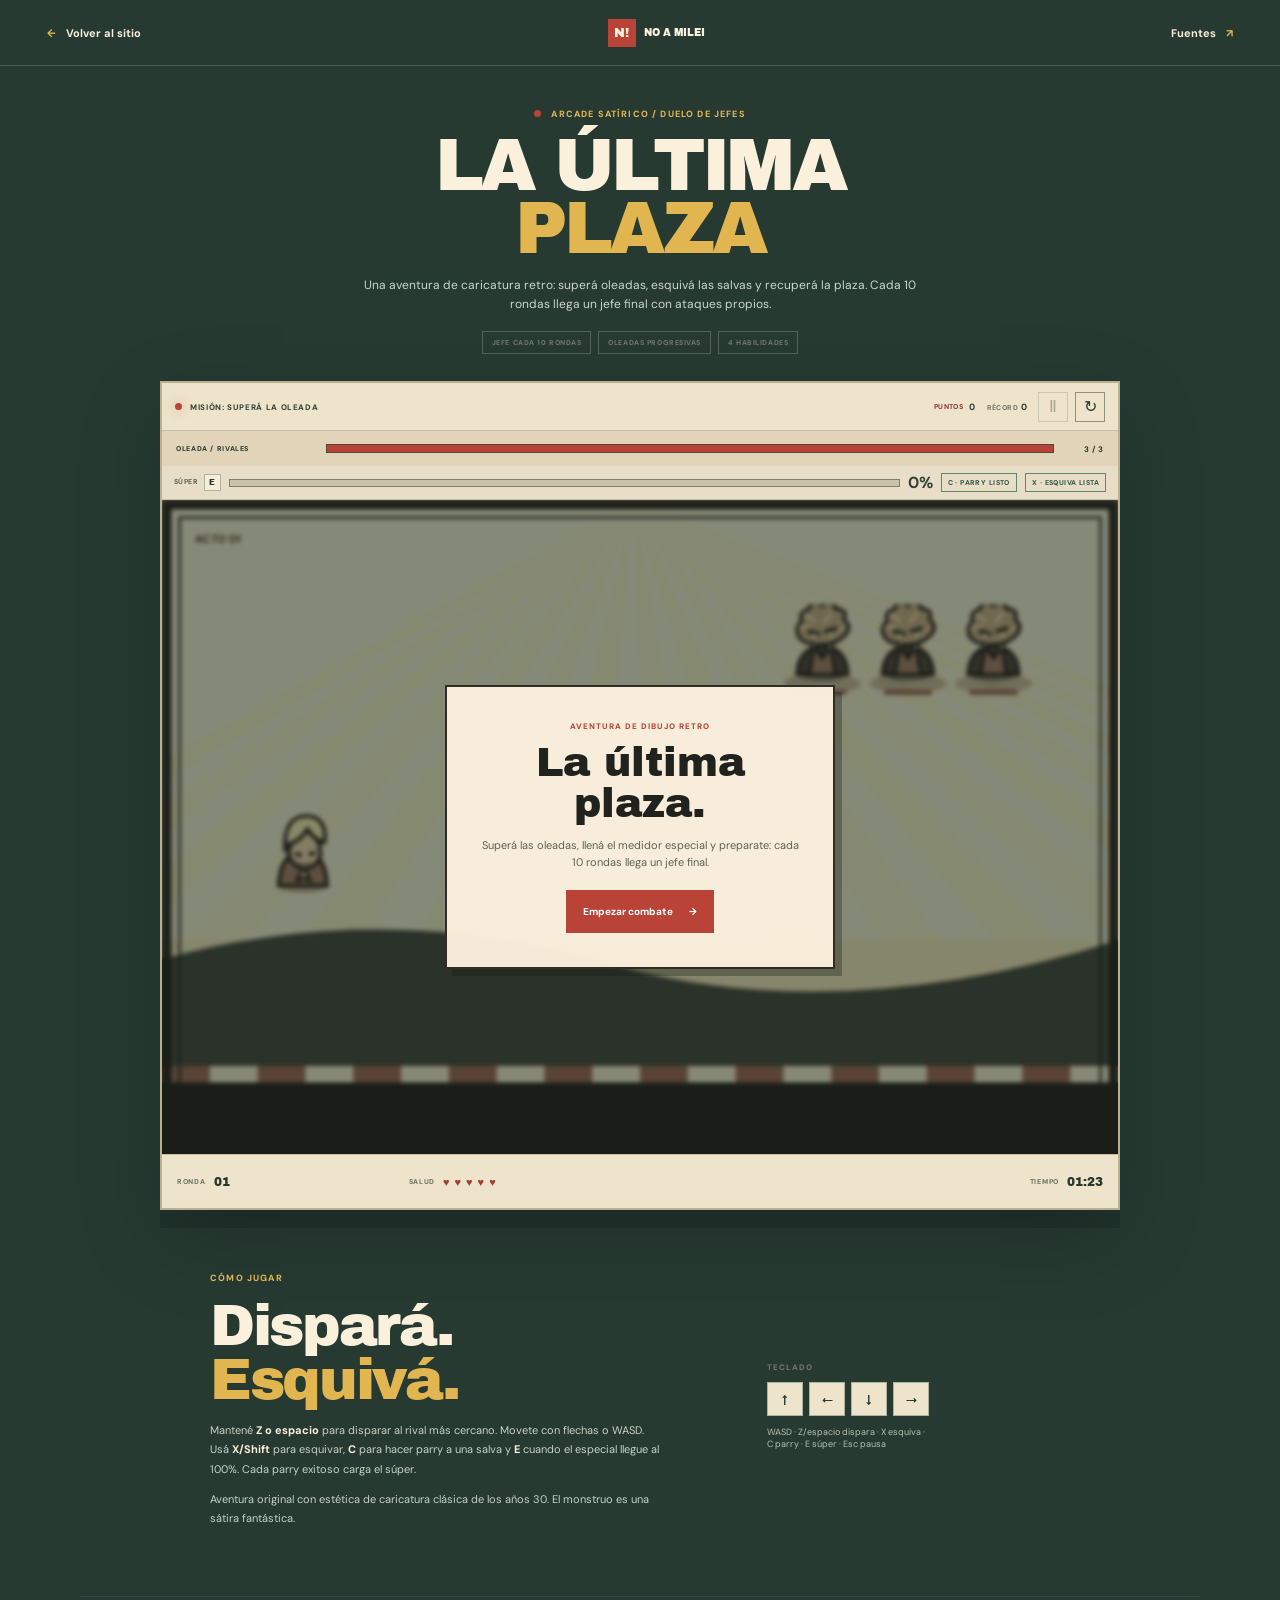
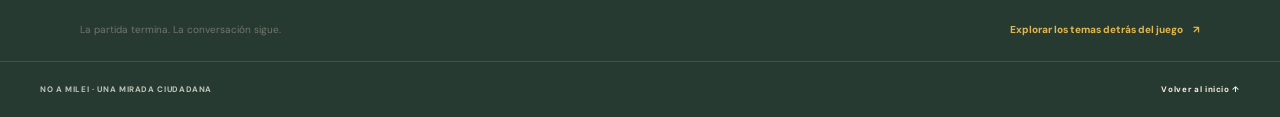
<file: nomilei/juego/index.html>
<!doctype html>
<html lang="es">
<head>
  <meta charset="utf-8">
  <meta name="viewport" content="width=device-width, initial-scale=1">
  <meta name="theme-color" content="#101a20">
  <meta name="description" content="Duelo arcade de dibujo retro: esquivá los ataques del monstruo Milei y recuperá la última plaza.">
  <title>La última plaza | Duelo de caricatura</title>
  <link rel="preconnect" href="https://fonts.googleapis.com">
  <link rel="preconnect" href="https://fonts.gstatic.com" crossorigin>
  <link href="https://fonts.googleapis.com/css2?family=Archivo+Black&family=DM+Sans:wght@400;500;700;800&display=swap" rel="stylesheet">
  <link rel="stylesheet" href="game.css">
  <script src="duel.js" defer></script>
</head>
<body>
  <header class="game-header">
    <a class="back-link" href="../index.html"><span aria-hidden="true">←</span> Volver al sitio</a>
    <a class="game-wordmark" href="index.html"><span class="brand-symbol">N!</span> NO A MILEI</a>
    <a class="source-link" href="../paginas/fuentes.html">Fuentes <span aria-hidden="true">↗</span></a>
  </header>
  <main class="game-page">
    <section class="game-intro">
      <p class="eyebrow"><span></span> Arcade satírico / duelo de jefes</p>
      <h1>LA ÚLTIMA<br><span>PLAZA</span></h1>
      <p class="intro-copy">Una aventura de caricatura retro: superá oleadas, esquivá las salvas y recuperá la plaza. Cada 10 rondas llega un jefe final con ataques propios.</p>
      <div class="game-tags"><span>JEFE CADA 10 RONDAS</span><span>OLEADAS PROGRESIVAS</span><span>4 HABILIDADES</span></div>
    </section>
    <section class="arcade" aria-label="Duelo arcade La última plaza">
      <div class="arcade-topbar">
        <div class="mission-label"><span class="live-dot"></span><span id="game-status">MISIÓN: SUPERÁ LA OLEADA</span></div>
        <div class="arcade-actions"><span class="score-chip">PUNTOS <b id="score-count">0</b><i>RÉCORD <b id="best-count">0</b></i></span><button class="icon-button" id="pause-button" type="button" aria-label="Pausar partida" title="Pausar partida" disabled>Ⅱ</button><button class="icon-button" id="restart-button" type="button" aria-label="Reiniciar partida" title="Reiniciar partida">↻</button></div>
      </div>
      <div class="boss-bar"><span id="boss-bar-label">OLEADA / RIVALES</span><div class="boss-track"><i id="boss-health-fill"></i></div><b id="boss-health-text">3 / 3</b></div>
      <div class="ability-bar"><span class="ability-name">SÚPER <kbd>E</kbd></span><div class="special-track"><i id="special-fill"></i></div><b id="special-value">0%</b><span class="ability-cooldown" id="parry-status">C · PARRY LISTO</span><span class="ability-cooldown" id="dash-status">X · ESQUIVA LISTA</span></div>
      <div class="game-stage">
        <canvas id="game-canvas" width="760" height="520" aria-label="Duelo lateral. Movete con las flechas o WASD, mantené Z o espacio para disparar y usá X para esquivar."></canvas>
        <div class="game-overlay" id="game-overlay"><div class="overlay-content"><p class="overlay-kicker" id="overlay-kicker">AVENTURA DE DIBUJO RETRO</p><h2 id="overlay-title">La última<br>plaza.</h2><p id="overlay-copy">Superá las oleadas, llená el medidor especial y preparate: cada 10 rondas llega un jefe final.</p><button class="start-button" id="start-button" type="button">Empezar combate <span aria-hidden="true">→</span></button></div></div>
      </div>
      <div class="game-hud" aria-live="polite"><div class="hud-item"><span class="hud-label">RONDA</span><span class="level" id="level-count">01</span></div><div class="hud-item"><span class="hud-label">SALUD</span><span class="lives" id="lives-count">♥ ♥ ♥ ♥ ♥</span></div><div class="hud-item timer-item"><span class="hud-label">TIEMPO</span><span class="timer" id="timer-count">01:22</span></div></div>
    </section>
    <section class="game-help"><div class="controls-copy"><p class="eyebrow">Cómo jugar</p><h2>Dispará.<br><span>Esquivá.</span></h2><p>Mantené <strong>Z o espacio</strong> para disparar al rival más cercano. Movete con flechas o WASD. Usá <strong>X/Shift</strong> para esquivar, <strong>C</strong> para hacer parry a una salva y <strong>E</strong> cuando el especial llegue al 100%. Cada parry exitoso carga el súper.</p><p class="fiction-note">Aventura original con estética de caricatura clásica de los años 30. El monstruo es una sátira fantástica.</p></div><div class="controls-panel"><div class="keyboard-controls"><span>TECLADO</span><kbd>↑</kbd><kbd>←</kbd><kbd>↓</kbd><kbd>→</kbd><small>WASD · Z/espacio dispara · X esquiva · C parry · E súper · Esc pausa</small></div><div class="touch-controls" aria-label="Controles táctiles"><button type="button" data-key="ArrowUp" aria-label="Mover arriba">↑</button><div><button type="button" data-key="ArrowLeft" aria-label="Mover a la izquierda">←</button><button type="button" data-key="ArrowDown" aria-label="Mover abajo">↓</button><button type="button" data-key="ArrowRight" aria-label="Mover a la derecha">→</button></div><div class="touch-actions"><button type="button" data-key="fire" aria-label="Disparar">●</button><button type="button" data-key="dash" aria-label="Esquivar">↗</button><button type="button" data-key="parry" aria-label="Hacer parry">P</button><button type="button" data-key="special" aria-label="Usar súper">★</button></div><span>CONTROLES TÁCTILES</span></div></div></section>
    <section class="game-footer-cta"><p>La partida termina. La conversación sigue.</p><a href="../paginas/argumentos.html">Explorar los temas detrás del juego <span aria-hidden="true">↗</span></a></section>
  </main>
  <footer class="site-footer"><span>NO A MILEI · UNA MIRADA CIUDADANA</span><a href="../index.html">Volver al inicio ↑</a></footer>
  <div class="sprite-library" aria-hidden="true"><img id="sprite-player" src="../imagenes/jugadora.svg" alt=""><img id="sprite-monster" src="../imagenes/monstruo-milei.svg" alt=""></div>
</body>
</html>
</file>
<file: nomilei/juego/game.css>
:root { color-scheme: light; --night: #263a32; --panel: #eee3cb; --paper: #faf0dc; --red: #b94337; --yellow: #e1b54f; --mint: #5c8a6c; --muted: #72766b; --display: 'Archivo Black', Impact, sans-serif; --body: 'DM Sans', sans-serif; }
* { box-sizing: border-box; }
html { scroll-behavior: smooth; }
body { margin: 0; background: var(--night); color: var(--paper); font-family: var(--body); }
a { color: inherit; text-decoration: none; }
button { font: inherit; color: inherit; }
button:focus-visible, a:focus-visible { outline: 3px solid var(--yellow); outline-offset: 3px; }
.game-header { height: 66px; padding: 0 max(22px, calc((100vw - 1200px) / 2)); display: flex; justify-content: space-between; align-items: center; border-bottom: 1px solid rgba(244,240,232,.16); }
.game-header a { font-size: 11px; font-weight: 700; }
.back-link span, .source-link span { color: var(--yellow); padding: 0 7px; }
.game-wordmark { display: flex; align-items: center; gap: 8px; font: 10px var(--display) !important; }
.brand-symbol { width: 28px; height: 28px; display: grid; place-items: center; background: var(--red); font-size: 13px; }
.game-page { width: min(1120px, calc(100% - 44px)); margin: 0 auto; }
.game-intro { max-width: 720px; margin: 0 auto; padding: 42px 0 27px; text-align: center; }
.eyebrow { margin: 0 0 15px; color: var(--yellow); font-size: 9px; font-weight: 800; letter-spacing: .13em; text-transform: uppercase; }
.eyebrow span { display: inline-block; width: 7px; height: 7px; margin-right: 7px; border-radius: 50%; background: var(--red); }
.game-intro h1 { margin: 0; font: clamp(46px, 7vw, 73px)/.86 var(--display); letter-spacing: -.05em; }
.game-intro h1 span { color: var(--yellow); }
.intro-copy { max-width: 570px; margin: 15px auto 16px; color: #ccd4d2; font-size: 12px; line-height: 1.65; }
.game-tags { display: flex; justify-content: center; flex-wrap: wrap; gap: 7px; }
.game-tags span { padding: 6px 9px; border: 1px solid rgba(244,240,232,.22); color: var(--muted); font-size: 7px; font-weight: 800; letter-spacing: .08em; }
.arcade { max-width: 960px; margin: 0 auto; border: 2px solid #bcae91; background: var(--panel); box-shadow: 0 18px 0 rgba(0,0,0,.14), 0 28px 80px rgba(0,0,0,.18); }
.arcade-topbar { min-height: 48px; padding: 0 13px; display: flex; align-items: center; justify-content: space-between; gap: 10px; border-bottom: 1px solid #c8bda5; }
.mission-label { display: flex; align-items: center; gap: 8px; color: #314238; font-size: 8px; font-weight: 800; letter-spacing: .08em; }
.live-dot { width: 7px; height: 7px; flex: 0 0 auto; border-radius: 50%; background: var(--red); box-shadow: 0 0 12px rgba(185,67,55,.38); }
.arcade-actions { display: flex; align-items: center; gap: 7px; }
.score-chip { display: flex; align-items: center; gap: 6px; margin-right: 4px; color: #8d392f; font-size: 7px; font-weight: 800; letter-spacing: .06em; white-space: nowrap; }
.score-chip i { margin-left: 5px; color: var(--muted); font-style: normal; }
.score-chip b { color: #283a31; font-size: 9px; }
.icon-button { width: 30px; height: 30px; border: 1px solid #8e917f; background: transparent; color: #27392f; cursor: pointer; }
.icon-button:hover:not(:disabled) { border-color: var(--red); color: var(--red); }
.icon-button:disabled { opacity: .35; cursor: not-allowed; }
.boss-bar { min-height: 35px; padding: 0 14px; display: grid; grid-template-columns: 140px 1fr 40px; align-items: center; gap: 10px; background: #e1d4b8; color: #283a31; font-size: 7px; font-weight: 800; letter-spacing: .09em; }
.boss-track { height: 9px; overflow: hidden; border: 1px solid #54483b; background: #c1b399; }
.boss-track i { width: 100%; height: 100%; display: block; background: var(--red); transition: width .16s ease; }
.boss-bar b { text-align: right; font-size: 8px; }
.ability-bar { min-height: 34px; padding: 5px 12px; display: flex; flex-wrap: wrap; align-items: center; gap: 8px; border-bottom: 1px solid #c8bda5; background: #e8ddc6; color: #354137; }
.ability-name, .ability-cooldown { color: #5e6256; font-size: 7px; font-weight: 800; letter-spacing: .06em; white-space: nowrap; }
.ability-name kbd { width: 17px; height: 17px; display: inline-grid; margin-left: 3px; border: 1px solid #aeb39f; background: #f7edda; color: #263a32; font: 8px var(--display); vertical-align: middle; }
.special-track { min-width: 90px; height: 8px; flex: 1 1 90px; overflow: hidden; border: 1px solid #7d806e; background: #c9c1aa; }
.special-track i { width: 0; height: 100%; display: block; background: var(--mint); transition: width .2s ease; }
.ability-cooldown { padding: 4px 6px; border: 1px solid #c3b79d; }
.ability-cooldown.is-ready { border-color: var(--mint); color: #315b47; }
.game-stage { position: relative; width: 100%; overflow: hidden; background: #ead9b5; }
#game-canvas { display: block; width: 100%; height: auto; aspect-ratio: 19 / 13; filter: sepia(.12) contrast(1.03); }
.game-overlay { position: absolute; inset: 0; display: grid; place-items: center; padding: 20px; background: rgba(30,38,31,.54); backdrop-filter: sepia(.5) blur(2px); }
.game-overlay[hidden] { display: none; }
.overlay-content { width: min(390px, 100%); padding: clamp(20px, 4vw, 34px); border: 2px solid #312d25; background: rgba(250,240,220,.97); color: #20231d; text-align: center; box-shadow: 7px 7px 0 rgba(20,25,20,.32); }
.overlay-kicker { margin: 0 0 12px; color: var(--red); font-size: 8px; font-weight: 800; letter-spacing: .13em; }
.overlay-content h2 { margin: 0; font: clamp(28px, 5vw, 41px)/.98 var(--display); }
.overlay-content > p:not(.overlay-kicker) { margin: 13px auto 18px; color: #5e6256; font-size: 11px; line-height: 1.6; }
.start-button { min-height: 43px; padding: 0 17px; border: 0; background: var(--red); color: white; font-size: 10px; font-weight: 800; cursor: pointer; }
.start-button:hover { background: #283a31; }
.start-button span { margin-left: 14px; }
.game-hud { min-height: 54px; padding: 0 15px; display: grid; grid-template-columns: .8fr 1.4fr 1fr; align-items: center; border-top: 1px solid #c8bda5; background: var(--panel); color: #27392f; }
.hud-item { min-width: 0; display: flex; align-items: center; gap: 8px; }
.hud-label { color: #687365; font-size: 7px; font-weight: 800; letter-spacing: .1em; }
.level, .timer { font: 12px var(--display); }
.hearts { color: var(--yellow); font-size: 12px; letter-spacing: 2px; white-space: nowrap; }
.lives { color: #a43e32; font-size: 11px; letter-spacing: 1px; white-space: nowrap; }
.timer-item { justify-content: end; }
.timer.is-low { color: var(--red); animation: pulse .6s alternate infinite; }
@keyframes pulse { to { opacity: .45; } }
.game-help { max-width: 860px; margin: 0 auto; padding: 62px 0 57px; display: grid; grid-template-columns: 1.2fr .8fr; gap: 12%; align-items: center; }
.game-help h2 { margin: 0 0 14px; font: clamp(38px, 5vw, 58px)/.93 var(--display); letter-spacing: -.04em; }
.game-help h2 span { color: var(--yellow); }
.controls-copy > p:not(.eyebrow) { max-width: 470px; color: #c9d1c4; font-size: 11px; line-height: 1.75; }
.controls-copy strong { color: var(--paper); }
.controls-copy .fiction-note { color: #aab9a8; font-size: 9px; }
.controls-panel { display: grid; gap: 24px; }
.keyboard-controls { display: grid; grid-template-columns: repeat(4, 36px); gap: 6px; align-items: center; }
.keyboard-controls > span, .touch-controls > span { grid-column: 1 / -1; margin-bottom: 4px; color: var(--muted); font-size: 8px; font-weight: 800; letter-spacing: .12em; }
 kbd { width: 36px; height: 34px; display: grid; place-items: center; border: 1px solid #aeb39f; background: #eee3cb; color: #263a32; font: 11px var(--display); }
.keyboard-controls small { grid-column: 1 / -1; margin-top: 4px; color: #b7c2b2; font-size: 9px; }
.touch-controls { display: none; }
.touch-controls > div { display: flex; gap: 5px; }
.touch-controls button { width: 40px; height: 36px; border: 1px solid #aeb39f; background: #eee3cb; color: #263a32; touch-action: none; user-select: none; }
.touch-controls button:active { background: var(--yellow); color: var(--night); }
.touch-actions { margin-top: 8px; display: flex; gap: 7px; }
.touch-actions button { min-width: 40px; border-color: var(--red); background: var(--red); color: white; font-weight: 800; }
.game-footer-cta { min-height: 65px; padding: 14px 0; display: flex; justify-content: space-between; align-items: center; gap: 16px; border-top: 1px solid #35444a; }
.game-footer-cta p { color: var(--muted); font-size: 10px; }
.game-footer-cta a { color: var(--yellow); font-size: 10px; font-weight: 800; }
.game-footer-cta a span { margin-left: 8px; }
.site-footer { min-height: 55px; padding: 10px max(22px, calc((100vw - 1200px) / 2)); display: flex; justify-content: space-between; align-items: center; border-top: 1px solid rgba(244,240,232,.12); color: #c0c6b7; font-size: 8px; font-weight: 700; letter-spacing: .08em; }
.site-footer a { color: var(--paper); }
.sprite-library { position: absolute; width: 1px; height: 1px; overflow: hidden; clip-path: inset(50%); }
@media (max-width: 650px) {
  .game-header { height: 57px; padding: 0 12px; }
  .game-header a { font-size: 8px; }
  .game-wordmark { font-size: 7px !important; }
  .brand-symbol { width: 23px; height: 23px; font-size: 10px; }
  .game-page { width: calc(100% - 18px); }
  .game-intro { padding: 32px 0 22px; }
  .game-intro h1 { font-size: clamp(43px, 12vw, 64px); }
  .intro-copy { font-size: 11px; }
  .game-tags { gap: 4px; }
  .game-tags span { padding: 5px; font-size: 6px; }
  .arcade-topbar { min-height: 40px; padding: 0 7px; }
  .mission-label { gap: 5px; font-size: 6px; letter-spacing: .04em; }
  .score-chip { gap: 3px; font-size: 6px; }
  .score-chip i { margin-left: 1px; }
  .score-chip b { font-size: 7px; }
  .arcade-actions { gap: 4px; }
  .icon-button { width: 25px; height: 27px; padding: 0; }
  .boss-bar { min-height: 31px; padding: 0 7px; grid-template-columns: 94px 1fr 29px; gap: 6px; font-size: 6px; }
  .boss-bar b { font-size: 7px; }
  .ability-bar { padding: 5px 7px; gap: 5px; }
  .ability-name, .ability-cooldown { font-size: 6px; }
  .special-track { min-width: 60px; }
  .ability-cooldown { flex: 1 1 95px; }
  .game-hud { min-height: 47px; padding: 0 5px; grid-template-columns: .55fr 1fr .9fr .7fr; }
  .hud-item { gap: 4px; }
  .hud-label { font-size: 6px; }
  .level, .timer { font-size: 10px; }
  .hearts { font-size: 9px; letter-spacing: 1px; }
  .lives { font-size: 8px; letter-spacing: 0; }
  .game-help { padding: 49px 5px; grid-template-columns: 1fr; gap: 25px; }
  .game-help h2 { font-size: 46px; }
  .controls-panel { grid-template-columns: 1fr; align-items: start; }
  .touch-controls { display: block; }
  .touch-controls button { width: 31px; height: 32px; }
  .touch-actions button { width: 54px; }
  .game-footer-cta { align-items: flex-start; flex-direction: column; gap: 0; padding: 16px 0; }
  .game-footer-cta p { margin: 0 0 9px; }
  .site-footer { padding: 11px; font-size: 6px; }
}
@media (prefers-reduced-motion: reduce) { *, *::before, *::after { scroll-behavior: auto !important; animation-duration: .01ms !important; animation-iteration-count: 1 !important; transition-duration: .01ms !important; } }
</file>
